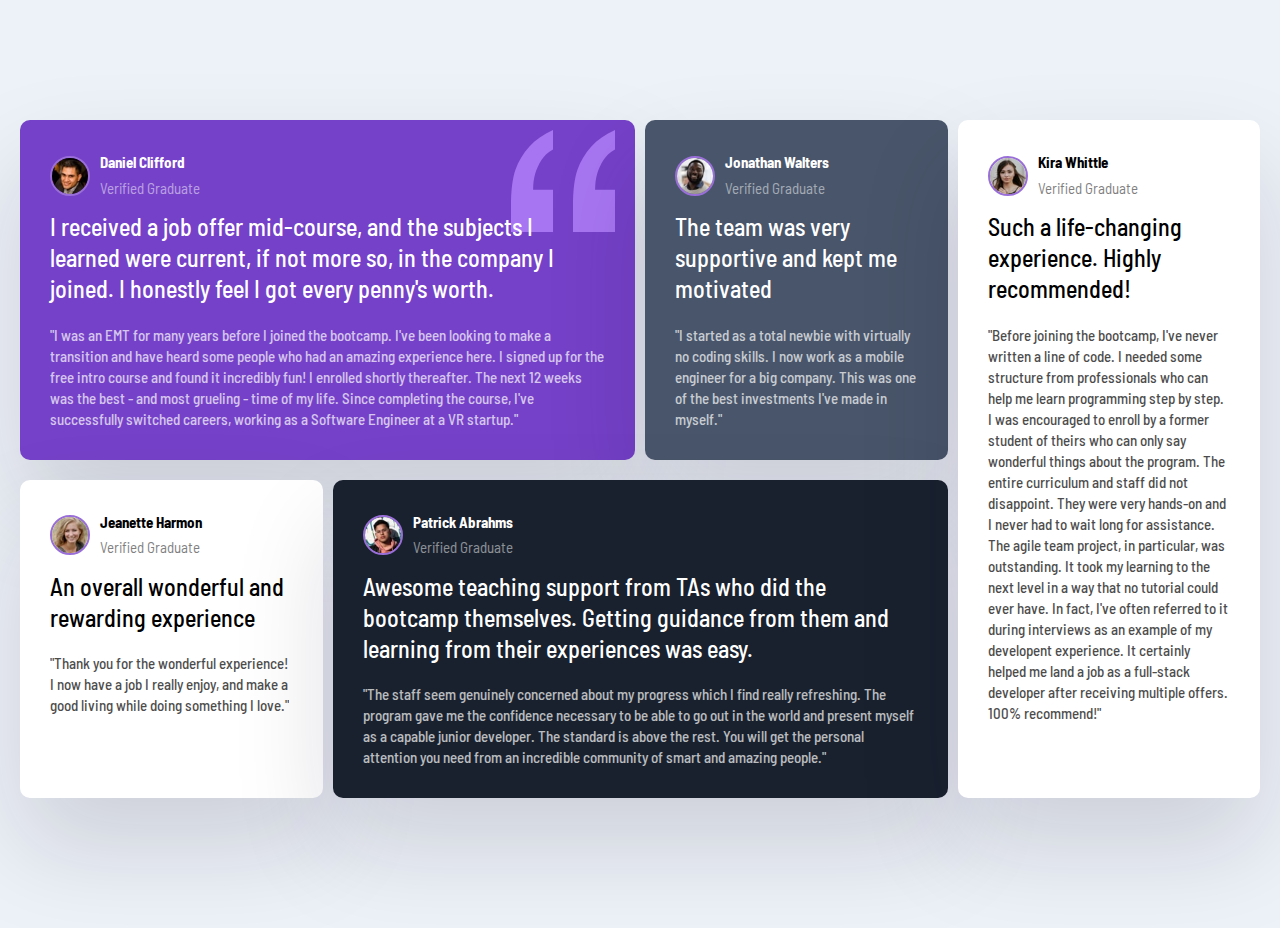
<file: html-css/Grid/project/index.html>
<!DOCTYPE html>
<html lang="en">
<head>
  <meta charset="UTF-8">
  <meta http-equiv="X-UA-Compatible" content="IE=edge">
  <meta name="viewport" content="width=device-width, initial-scale=1.0">
  <title>Grid Testimonials</title>
  <link rel="stylesheet" href="style.css">
</head>
<body>
  <div class="testimonials">
    <div class="card card--bg--pur">
      <header class="card__header">
        <img src="images/image-daniel.jpg" class="card__img" alt="">
        <div>
          <h3>Daniel Clifford</h3>
          <p>
            Verified Graduate
          </p>
        </div>
      </header>
      <p class="card__lead">
        I received a job offer mid-course, and the subjects I learned were
        current, if not more so, in the company I joined. I honestly feel I
        got every penny's worth.
      </p>
      <p class="card__quote">
        "I was an EMT for many years before I joined the bootcamp. I've been
        looking to make a transition and have heard some people who had an
        amazing experience here. I signed up for the free intro course and
        found it incredibly fun! I enrolled shortly thereafter. The next 12
        weeks was the best - and most grueling - time of my life. Since
        completing the course, I've successfully switched careers, working as
        a Software Engineer at a VR startup."
      </p>
    </div>
    <div class="card card--bg-gray-blue">
      <header class="card__header">
        <img src="images/image-jonathan.jpg" class="card__img" alt="" />
        <div>
          <h3>Jonathan Walters</h3>
          <p>Verified Graduate</p>
        </div>
      </header>
      <p class="card__lead">
        The team was very supportive and kept me motivated
      </p>
      <p class="card__quote">
        "I started as a total newbie with virtually no coding skills. I now
        work as a mobile engineer for a big company. This was one of the best
        investments I've made in myself."
      </p>
    </div>

    <div class="card">
      <header class="card__header">
        <img src="images/image-jeanette.jpg" class="card__img" alt="" />
        <div>
          <h3>Jeanette Harmon</h3>
          <p>Verified Graduate</p>
        </div>
      </header>
      <p class="card__lead">An overall wonderful and rewarding experience</p>
      <p class="card__quote">
        "Thank you for the wonderful experience! I now have a job I really
        enjoy, and make a good living while doing something I love."
      </p>
    </div>

    <div class="card card--bg-black-blue">
      <header class="card__header">
        <img src="images/image-patrick.jpg" class="card__img" alt="" />
        <div>
          <h3>Patrick Abrahms</h3>
          <p>Verified Graduate</p>
        </div>
      </header>
      <p class="card__lead">
        Awesome teaching support from TAs who did the bootcamp themselves.
        Getting guidance from them and learning from their experiences was
        easy.
      </p>
      <p class="card__quote">
        "The staff seem genuinely concerned about my progress which I find
        really refreshing. The program gave me the confidence necessary to be
        able to go out in the world and present myself as a capable junior
        developer. The standard is above the rest. You will get the personal
        attention you need from an incredible community of smart and amazing
        people."
      </p>
    </div>

    <div class="card">
      <header class="card__header">
        <img src="images/image-kira.jpg" class="card__img" alt="" />
        <div>
          <h3>Kira Whittle</h3>
          <p>Verified Graduate</p>
        </div>
      </header>
      <p class="card__lead">
        Such a life-changing experience. Highly recommended!
      </p>
      <p class="card__quote">
        "Before joining the bootcamp, I've never written a line of code. I
        needed some structure from professionals who can help me learn
        programming step by step. I was encouraged to enroll by a former
        student of theirs who can only say wonderful things about the program.
        The entire curriculum and staff did not disappoint. They were very
        hands-on and I never had to wait long for assistance. The agile team
        project, in particular, was outstanding. It took my learning to the
        next level in a way that no tutorial could ever have. In fact, I've
        often referred to it during interviews as an example of my developent
        experience. It certainly helped me land a job as a full-stack
        developer after receiving multiple offers. 100% recommend!"
      </p>
    </div>
  </div>
</body>
</html>
</file>
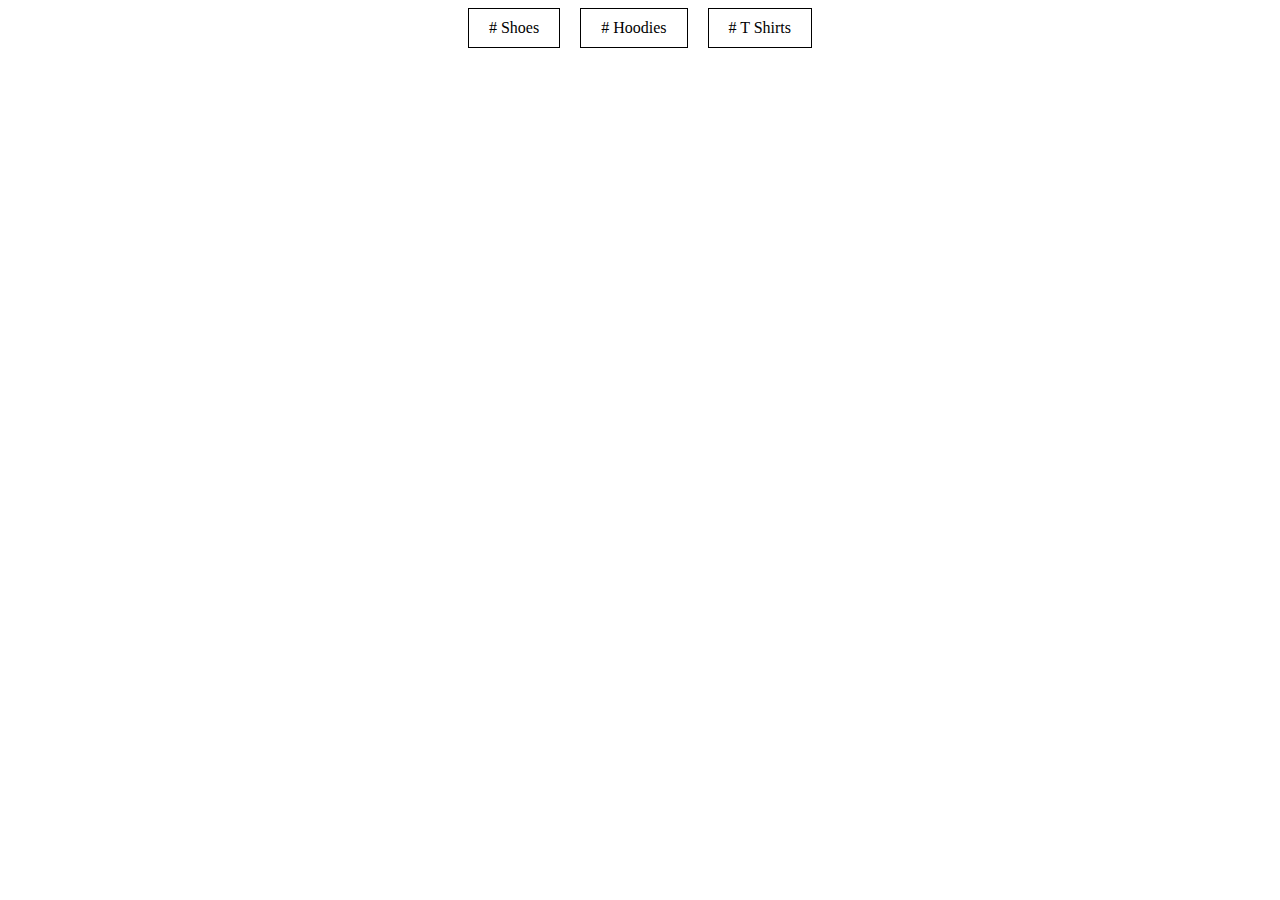
<file: HTML freecodecamp/flexbox-menu.html>
<html>
    <head>
        <title>
            title
        </title>
        <link rel="stylesheet" href="flex-box-menu.css">
    </head>
    <body>
        <div class="nav-wrapper">
            <div class="item"># Shoes</div>
            <div class="item"># Hoodies</div>
            <div class="item"># T Shirts</div>
        </div>
    </body>
</html>
</file>
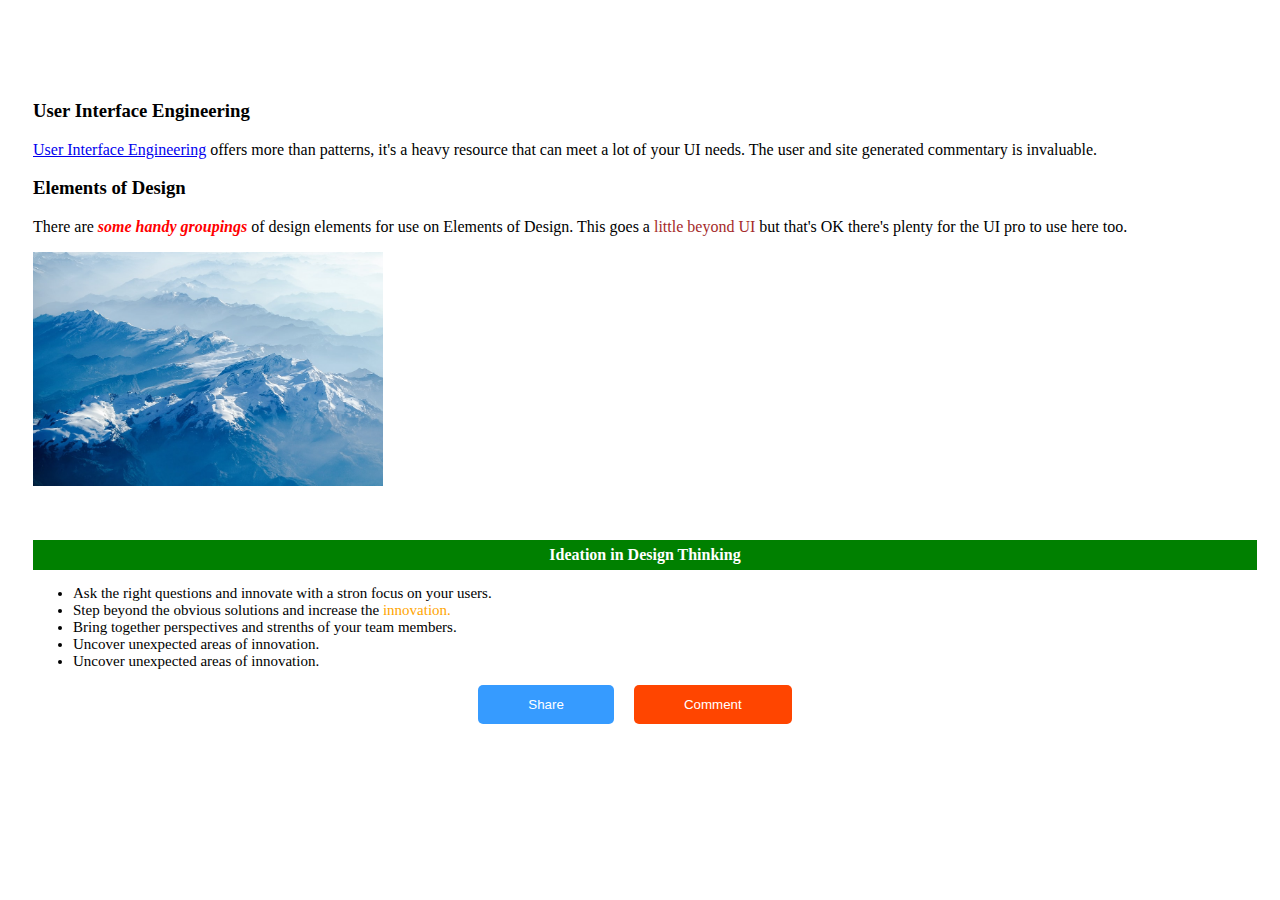
<file: trial/avasoft-ex.html>
<!DOCTYPE html>

<html>
    <head>
        <title>
            Dham
        </title>
        <link rel="stylesheet" href="avasoft-ex.css">
    </head>
    <body>
        <div class="main">
            <h3>User Interface Engineering</h3>
            <p>
                <a href="#">User Interface Engineering</a> offers more than patterns, it's a heavy resource that can meet a lot of your UI needs. The user and site generated commentary is invaluable.
            </p>
            <h3>Elements of Design</h3>
            <p>
                There are <span class="red-italic">some handy groupings</span> of design elements for use on Elements of Design. This goes a <span class="brown">little beyond UI</span> but that's OK there's plenty for the UI pro to use here too.
            </p>
            <img src="mounts.jpeg" width="350px" alt="Mountains">
            <div class="green-header">
                Ideation in Design Thinking
            </div>
            <ul class="list">
                <li>Ask the right questions and innovate with a stron focus on your users.</li>
                <li>Step beyond the obvious solutions and increase the <span class="yellow">innovation.</span></li>
                <li>Bring together perspectives and strenths of your team members.</li>
                <li>Uncover unexpected areas of innovation.</li>
                <li>Uncover unexpected areas of innovation.</li>
            </ul>
            <div class="btn">
                <button type="button" class="share">Share</button>
                <button type="button" class="comment">Comment</button>
            </div>
        </div>
</html>
</file>
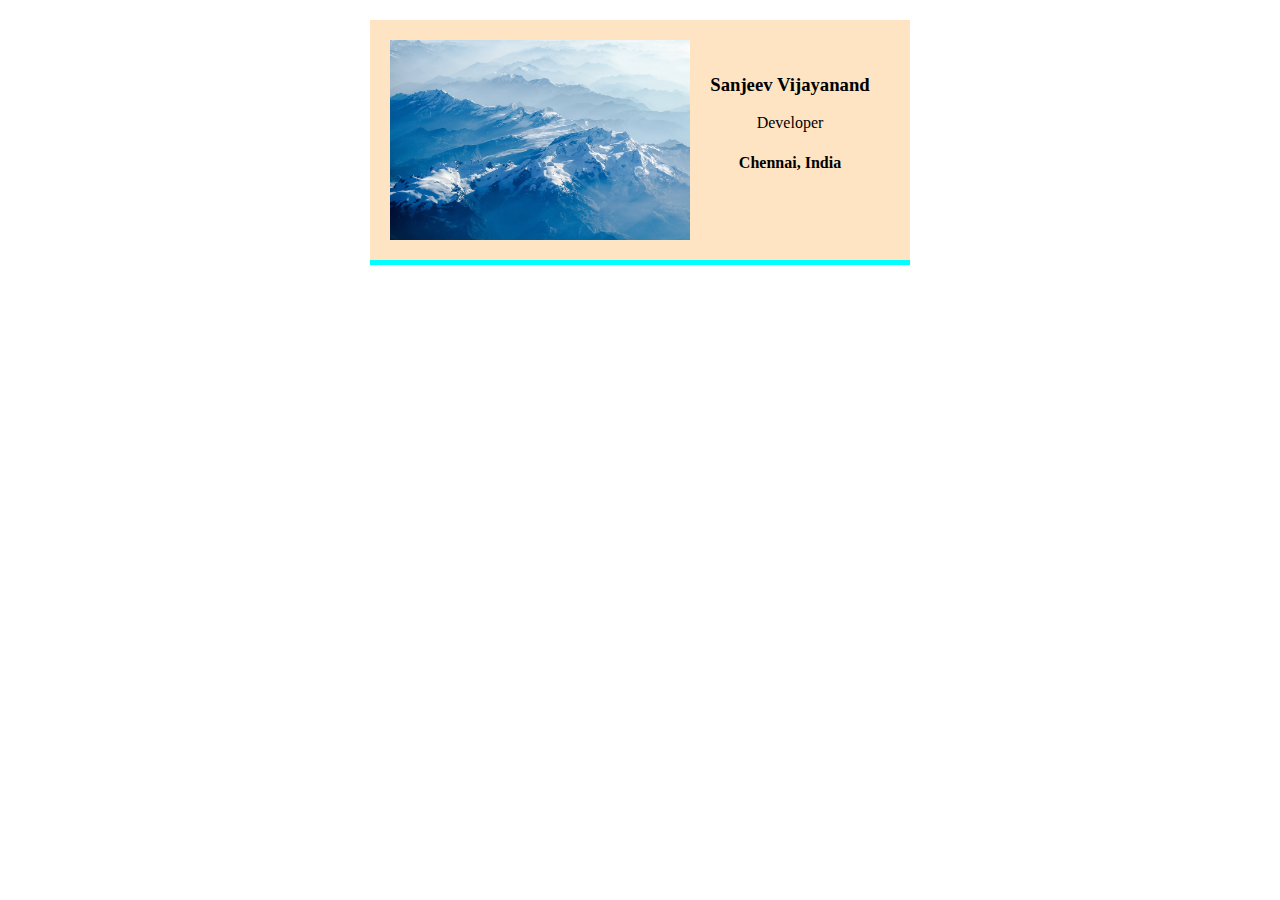
<file: HTML freecodecamp/business-card/b-card.html>
<html>
    <head>
        <link rel="stylesheet" href="b-card-styles.css">
    </head>
    <body>
        <div class="card">
            <img src="\trial\mounts.jpeg" width="300px" alt="mount">
            <div class="text">
                <h3>Sanjeev Vijayanand</h3>
                <p>Developer</p>
                <h4>Chennai, India</h4> 
            </div>
        </div>
    </body>
</html>
</file>
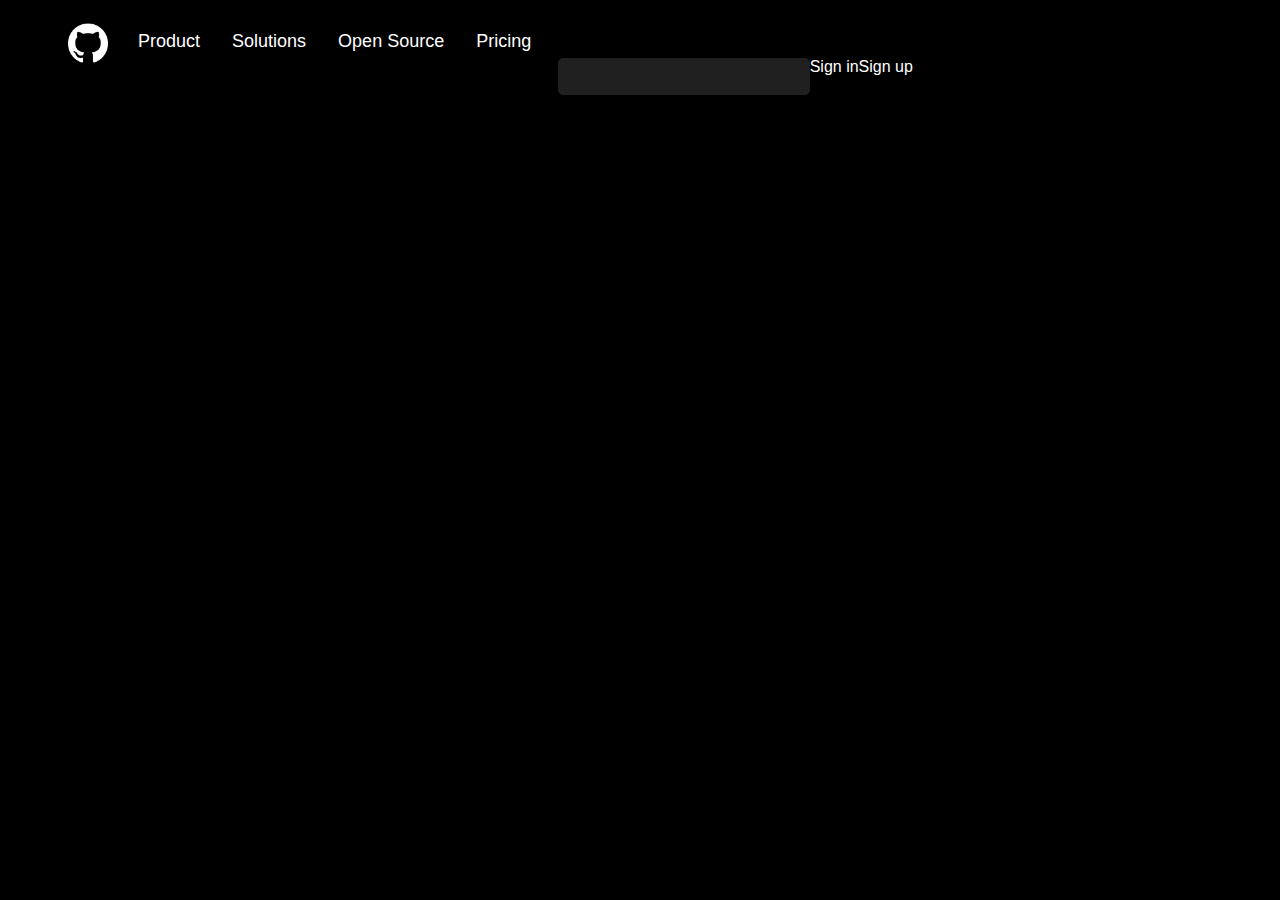
<file: HTML freecodecamp/Github_clone/home.html>
<!DOCTYPE html>
<html>
    <head>
        <link rel="stylesheet" href="home.css">
    </head>
    <body>
        <div id="main-head">
            <div id="nav-left">
                <div class="nav-img"></div>
                <div class="nav-el">Product</div>
                <div class="nav-el">Solutions</div>
                <div class="nav-el">Open Source</div>
                <div class="nav-el">Pricing</div>
            </div>
            <div id="nav-right">    
                <div contenteditable="true" class="search-bar"></div>
                <div class="nav-signin">Sign in</div>
                <div class="nav-signup">Sign up</div>
            </div>
        </div>
    </body>
</html>
</file>
<file: html-css/Grid/project/style.css>
@import url('https://fonts.googleapis.com/css2?family=Barlow+Semi+Condensed:wght@200;300;400;700&display=swap');

* {
  box-sizing: border-box;
  margin: 0;
  padding: 0;
}

body {
  background: #edf2f8;
  font-family: 'Barlow Semi Condensed', sans-serif;
  line-height: 1.7;
  font-size: 13px;
}

.testimonials {
  max-width: 1440px;
  margin: 100px auto;
  padding: 20px;
  display: grid;
  grid-template-columns: repeat(4, 1fr);
  gap: 10px 10px;
}

.card {
  background: white;
  border-radius: 10px;
  padding: 30px;
  box-shadow: rgba(17, 12, 46, 0.15) 0px 48px 100px 0px;
  margin-bottom: 10px;
}

.card__header {
  display: flex;
  align-items: center;
  margin-bottom: 10px;
}

.card__header h3 {
  font-size: 15px;
}

.card__header p {
  font-size: 15px;
  opacity: 50%;
}

.card__img {
  width: 40px;
  height: 40px;
  border-radius: 50%;
  border: 2px solid #996ed9;
  margin-right: 10px;
}

.card__lead {
  font-size: 1.5rem;
  font-weight: 500;
  line-height: 1.3;
  margin-bottom: 20px;
}

.card__quote {
  font-size: 15px;
  font-weight: 500;
  opacity: 70%;
  line-height: 1.4;
}

.card--bg--pur {
  background: hsl(263, 55%, 52%);
  color: white;
  background-image: url(./images/bg-pattern-quotation.svg);
  background-repeat: no-repeat;
  background-position: top 10px right 20px;
}

.card--bg-gray-blue {
  background: hsl(217, 19%, 35%);
  color: #fff;
}

.card--bg-black-blue {
  background: hsl(219, 29%, 14%);
  color: #fff;
}

.card:nth-of-type(1) {
  grid-column: 1 / 3;
}

.card:nth-of-type(4) {
  grid-column: 2 / 4;
  grid-row: 2 / 3;
}

.card:nth-of-type(5) {
  grid-column: 4;
  grid-row: 1 / 3;
}

@media(max-width: 768px) {
  .testimonials {
    grid-template-columns: 1fr;
    width: 100%;
  }
  .card:nth-of-type(1) {
    grid-column: 1;
  }
  
  .card:nth-of-type(4) {
    grid-column: 1;
    grid-row: 4;
  }
  
  .card:nth-of-type(5) {
    grid-column: 1;
    grid-row: 5;
  }
}
</file>
<file: HTML freecodecamp/flex-box-menu.css>
.item {
    border: 1px black solid;
    padding-top: 10px;
    padding-bottom: 10px;
    padding-left: 20px;
    padding-right: 20px;
    margin-left: 10px;
    margin-right: 10px;
}
.nav-wrapper {
    display: flex;
    justify-self: center;
}
</file>
<file: trial/avasoft-ex.css>
.main {
    margin-top: 100px;
    padding-left: 25px;
    padding-right: 15px;
}

.red-italic {
    color: red;
    font-style: italic;
    font-weight: bold;
}

.brown {
    color: brown;
}

.yellow {
    color: orange;
}

.green-header {
    background-color: green;
    color: white;
    padding: 6px;
    margin-top: 50px;
    text-align: center;
    font-weight: bold
}

.list {
    font-size: 15px;
}

.btn {
    display: flex;
    justify-self: center;
}

.share {
    background-color: rgb(54, 155, 255);
    color: white;
    padding-top: 12px;
    padding-bottom: 12px;
    padding-left: 50px;
    padding-right: 50px;

    border: 0px;
    border-radius: 5px;
    margin-right: 20px;
}

.comment {
    background-color: orangered;
    color: white;
    padding-top: 12px;
    padding-bottom: 12px;
    padding-left: 50px;
    padding-right: 50px;

    border: 0px;
    border-radius: 5px;
    margin-right: 20px;
}
</file>
<file: HTML freecodecamp/business-card/b-card-styles.css>
body {
    margin: 20px;
}

.card {
    padding: 20px;
    width: 500px;
    height: 200px;
    display: flex;
    background-color: bisque;
    border-bottom-color: aqua;
    border-bottom: 5px solid aqua;
    margin-left: auto;
    margin-right: auto;
}
.text {
    margin-left: auto;
    margin-right: auto;
    text-align: center;
    padding: 15px;

}
</file>
<file: HTML freecodecamp/Github_clone/home.css>
body {
    background: #000000 url("https://github.githubassets.com/images/modules/site/home-campaign/hero-bg.webp") no-repeat top fixed;
    background-size: cover;
    position: absolute;
    overflow: hidden;
    object-fit: cover;
    color: white;
    font-family:'Segoe UI', Tahoma, Geneva, Verdana, sans-serif;
}
#main-head {
    display: block;
}
#nav-left {
    display: inline-flex;
    justify-content: left;
}
.nav-img {
    content: url(ico.png);
    width: 40px;
    height: 40px;
    margin: 5px 10px 0 50px;
    padding: 10px;
    filter: invert(100%);
}
.nav-el {
    margin: 18px 12px 0 0;
    padding: 5px 10px;
    font-size: large;
}
#nav-right {
    display: inline-flex;
    justify-content: right;
}
.search-bar {
    border: grey solid 1px;
    width: 250px;
    height: 35px;
    border-radius: 5px;
    background-color: grey;
    opacity: 25%;
    margin: 0 0 0 0;
}
</file>
